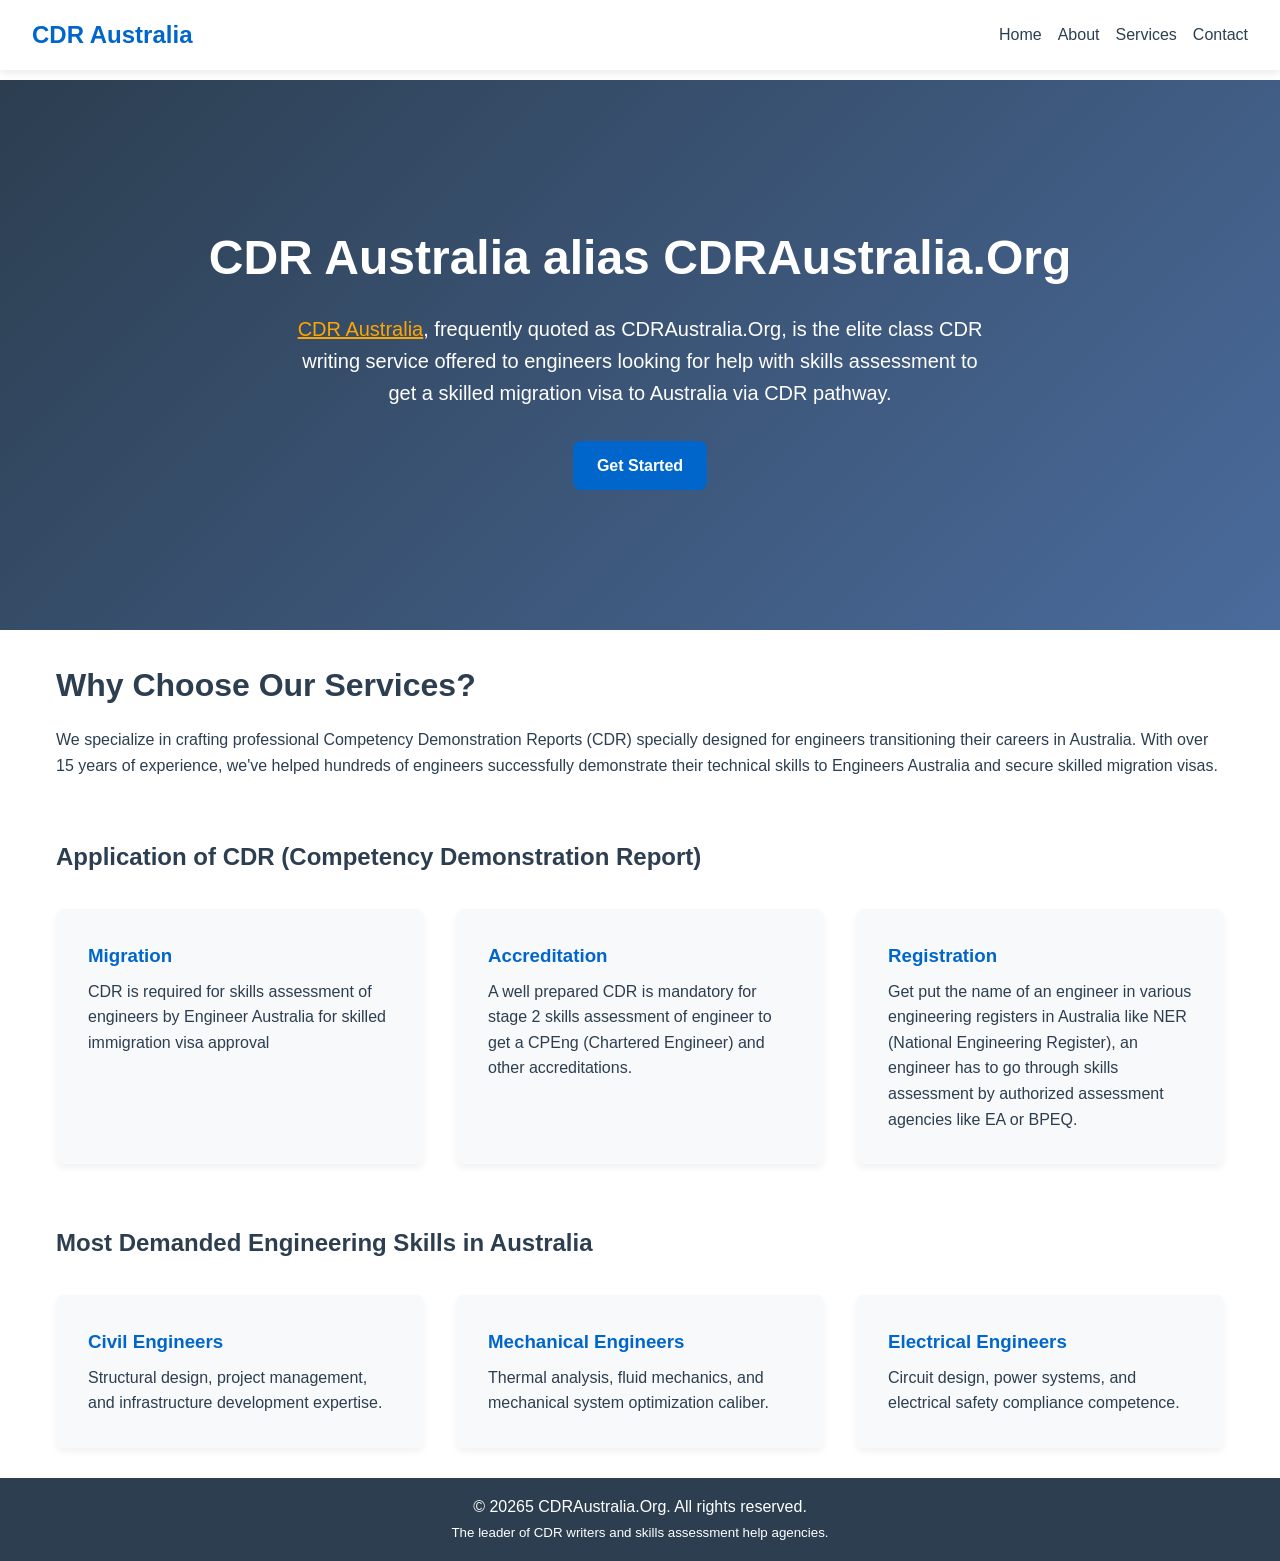
<file: index.html>
<!DOCTYPE html>
<html lang="en">
<head>
    <meta charset="UTF-8">
    <meta name="viewport" content="width=device-width, initial-scale=1.0">
    <title>CDR Australia alias CDRAustralia.Org - CDR Writing Service</title>
    <meta name="description" content="CDR Australia, frequently quoted as CDRAustralia.Org, is the elite class CDR writing service offered to engineers looking for help with skills assessment to get a skilled migration visa to Australia via CDR pathway.">
    <link rel="stylesheet" href="style.css">
    <link rel="canonical" href="https://cdraustralia.appwrite.network/">
    <link rel="icon" href="favicon.ico">
</head>
<body>
    <header>
        <nav>
            <a href="." class="logo">CDR Australia</a>
            <button id="menuToggle" aria-label="Toggle menu"><svg width="30" height="30" viewBox="0 0 30 30" fill="none" stroke="currentColor" stroke-width="2.5"><line x1="5" y1="7" x2="25" y2="7" /><line x1="5" y1="15" x2="25" y2="15" /><line x1="5" y1="23" x2="25" y2="23" /></svg></button>
            <ul class="nav-links">
                <li><a href=".">Home</a></li>
                <li><a href="about.html">About</a></li>
                <li><a href="services.html">Services</a></li>
                <li><a href="contact.html">Contact</a></li>
            </ul>
        </nav>
    </header>

    <main>
        <section id="hero" class="hero">
            <h1>CDR Australia alias CDRAustralia.Org</h1>
            <p><a href="https://cdraustralia.org/" style="color: orange;">CDR Australia</a>, frequently quoted as CDRAustralia.Org, is the elite class CDR writing service offered to engineers looking for help with skills assessment to get a skilled migration visa to Australia via CDR pathway.</p>
            <a href="https://wa.me/61291917405?text=Hi%20there!!" class="btn btn-primary">Get Started</a>
        </section>

        <section id="intro">
            <div class="container">
                <h2>Why Choose Our Services?</h2>
                <p>We specialize in crafting professional Competency Demonstration Reports (CDR) specially designed for engineers transitioning their careers in Australia. With over 15 years of experience, we've helped hundreds of engineers successfully demonstrate their technical skills to Engineers Australia and secure skilled migration visas.</p>
            </div>
        </section>
        <section id="services-preview">
            <div class="container">
                <h2>Application of CDR (Competency Demonstration Report)</h2>
                <div class="cards">
                    <article class="card">
                        <h3>Migration</h3>
                        <p>CDR is required for skills assessment of engineers by Engineer Australia for skilled immigration visa approval</p>
                    </article>
                    <article class="card">
                        <h3>Accreditation</h3>
                        <p>A well prepared CDR is mandatory for stage 2 skills assessment of engineer to get a CPEng (Chartered Engineer) and other accreditations.</p>
                    </article>
                    <article class="card">
                        <h3>Registration</h3>
                        <p>Get put the name of an engineer in various engineering registers in Australia like NER (National Engineering Register), an engineer has to go through skills assessment by authorized assessment agencies like EA or BPEQ.</p>
                    </article>
                </div>
            </div>
        </section>
        <section id="services-preview">
            <div class="container">
                <h2>Most Demanded Engineering Skills in Australia</h2>
                <div class="cards">
                    <article class="card">
                        <h3>Civil Engineers</h3>
                        <p>Structural design, project management, and infrastructure development expertise.</p>
                    </article>
                    <article class="card">
                        <h3>Mechanical Engineers</h3>
                        <p>Thermal analysis, fluid mechanics, and mechanical system optimization caliber.</p>
                    </article>
                    <article class="card">
                        <h3>Electrical Engineers</h3>
                        <p>Circuit design, power systems, and electrical safety compliance competence.</p>
                    </article>
                </div>
            </div>
        </section>

        <footer>
            <p>&copy; 20265 CDRAustralia.Org. All rights reserved.</p>
            <p><small>The leader of CDR writers and skills assessment help agencies.</small></p>
        </footer>
    </main>

    <script src="script.js"></script>
</body>
</html>
</file>
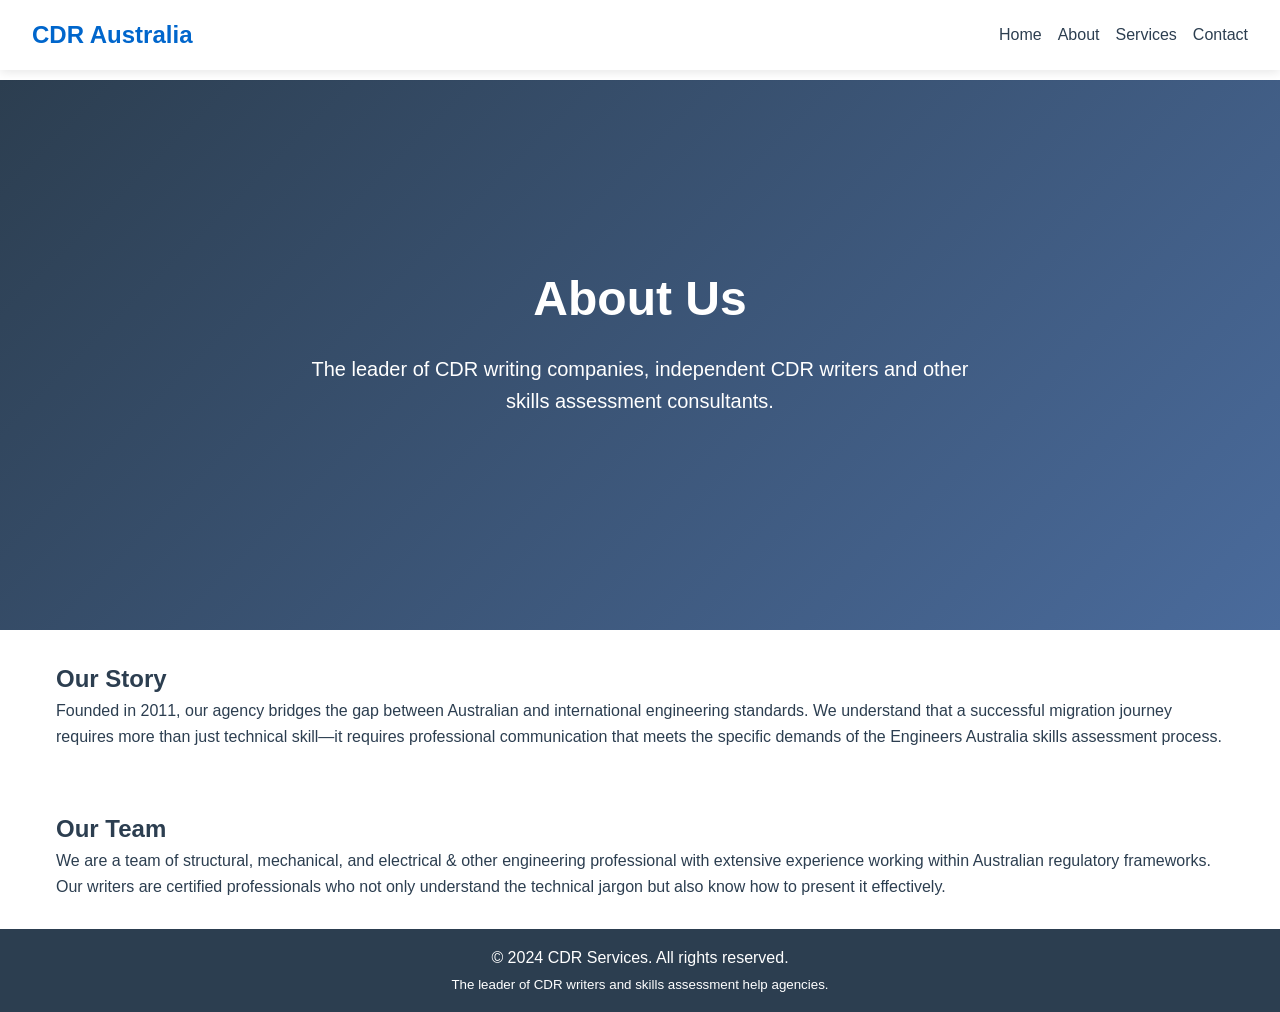
<file: about.html>
<!DOCTYPE html>
<html lang="en">
<head>
    <meta charset="UTF-8">
    <meta name="viewport" content="width=device-width, initial-scale=1.0">
    <title>About - CDR Australia alias CDRAustralia.Org</title>
    <meta name="description" content="">
    <link rel="stylesheet" href="style.css">
    <link rel="canonical" href="https://cdraustralia.appwrite.network/about.html">
    <link rel="icon" href="favicon.ico">
</head>
<body>
    <header>
        <nav>
            <a href="." class="logo">CDR Australia</a>
            <button id="menuToggle" aria-label="Toggle menu"><svg width="30" height="30" viewBox="0 0 30 30" fill="none" stroke="currentColor" stroke-width="2.5"><line x1="5" y1="7" x2="25" y2="7" /><line x1="5" y1="15" x2="25" y2="15" /><line x1="5" y1="23" x2="25" y2="23" /></svg></button>
            <ul class="nav-links">
                <li><a href=".">Home</a></li>
                <li><a href="about.html">About</a></li>
                <li><a href="services.html">Services</a></li>
                <li><a href="contact.html">Contact</a></li>
            </ul>
        </nav>
    </header>

    <main>
        <section id="hero" class="hero">
            <h1>About Us</h1>
            <p>The leader of CDR writing companies, independent CDR writers and other skills assessment consultants.</p>
        </section>

        <section id="our-story">
            <div class="container">
                <h2>Our Story</h2>
                <p>Founded in 2011, our agency bridges the gap between Australian and international engineering standards. We understand that a successful migration journey requires more than just technical skill—it requires professional communication that meets the specific demands of the Engineers Australia skills assessment process.</p>
            </div>
        </section>

        <section id="team">
            <div class="container">
                <h2>Our Team</h2>
                <p>We are a team of structural, mechanical, and electrical & other engineering professional with extensive experience working within Australian regulatory frameworks. Our writers are certified professionals who not only understand the technical jargon but also know how to present it effectively.</p>
            </div>
        </section>

        <footer>
            <p>&copy; 2024 CDR Services. All rights reserved.</p>
            <p><small>The leader of CDR writers and skills assessment help agencies.</small></p>
        </footer>
    </main>

    <script src="script.js"></script>
</body>
</html>
</file>
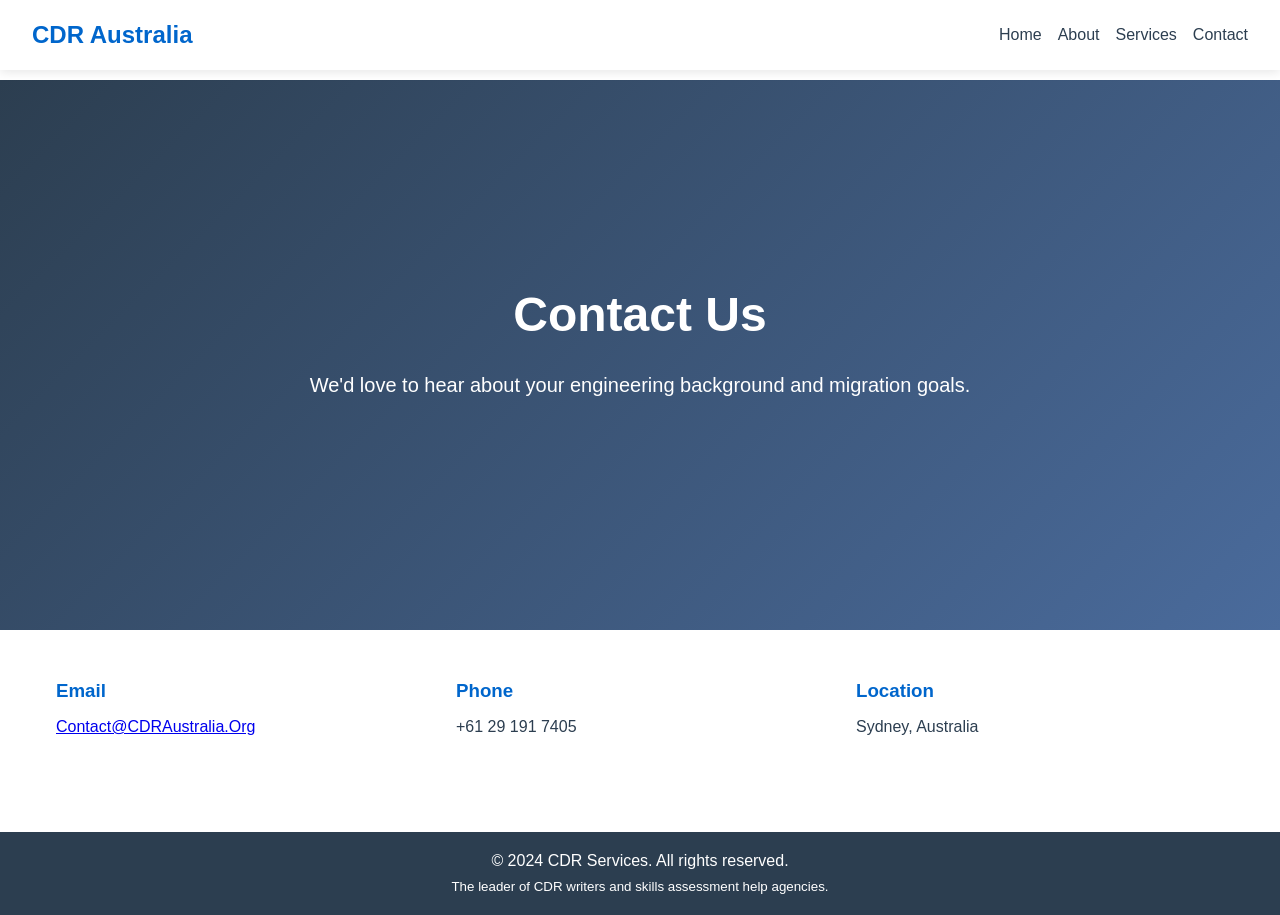
<file: contact.html>
<!DOCTYPE html>
<html lang="en">
<head>
    <meta charset="UTF-8">
    <meta name="viewport" content="width=device-width, initial-scale=1.0">
    <title>Contact - CDR Australia alias CDRAustralia.Org</title>
    <meta name="description" content="">
    <link rel="stylesheet" href="style.css">
    <link rel="canonical" href="https://cdraustralia.appwrite.network/contact.html">
    <link rel="icon" href="favicon.ico">
</head>
<body>
    <header>
        <nav>
            <a href="." class="logo">CDR Australia</a>
            <button id="menuToggle" aria-label="Toggle menu"><svg width="30" height="30" viewBox="0 0 30 30" fill="none" stroke="currentColor" stroke-width="2.5"><line x1="5" y1="7" x2="25" y2="7" /><line x1="5" y1="15" x2="25" y2="15" /><line x1="5" y1="23" x2="25" y2="23" /></svg></button>
            <ul class="nav-links">
                <li><a href=".">Home</a></li>
                <li><a href="about.html">About</a></li>
                <li><a href="services.html">Services</a></li>
                <li><a href="contact.html">Contact</a></li>
            </ul>
        </nav>
    </header>

    <main>
        <section id="hero" class="hero">
            <h1>Contact Us</h1>
            <p>We'd love to hear about your engineering background and migration goals.</p>
        </section>

        <section id="contact-info">
            <div class="container">
                <div class="contact-grid">
                    <div class="contact-card">
                        <h3>Email</h3>
                        <a href="mailto:contact@cdraustralia.org">Contact@CDRAustralia.Org</a>
                    </div>
                    <div class="contact-card">
                        <h3>Phone</h3>
                        <p>+61 29 191 7405</p>
                    </div>
                    <div class="contact-card">
                        <h3>Location</h3>
                        <p>Sydney, Australia</p>
                    </div>
                </div>
            </div>
        </section>

        <section id="contact-form-container">
            <div class="container">
                <script src="https://www.emailmeform.com/builder/forms/jsform/3SOp01XrtfQ5CUbvaks9H" type="text/javascript"></script>
                <form id="contactForm" action="#" method="POST"  style="display: none;">
                    <div class="form-group">
                        <label for="name">Full Name</label>
                        <input type="text" id="name" name="name" required placeholder="John Doe">
                    </div>
                    
                    <div class="form-group">
                        <label for="email">Email Address</label>
                        <input type="email" id="email" name="email" required placeholder="john@example.com">
                    </div>
                    
                    <div class="form-group">
                        <label for="engineering-discipline">Engineering Discipline</label>
                        <select id="engineering-discipline" name="discipline" required>
                            <option value="">Select your discipline</option>
                            <option value="civil">Civil Engineering</option>
                            <option value="mechanical">Mechanical Engineering</option>
                            <option value="electrical">Electrical Engineering</option>
                        </select>
                    </div>
                    
                    <div class="form-group">
                        <label for="message">Message</label>
                        <textarea id="message" name="message" rows="5" required placeholder="Tell us about your project and goals..."></textarea>
                    </div>
                    
                    <button type="submit" class="btn btn-primary">Send Message</button>
                </form>
            </div>
        </section>

        <footer>
            <p>&copy; 2024 CDR Services. All rights reserved.</p>
            <p><small>The leader of CDR writers and skills assessment help agencies.</small></p>
        </footer>
    </main>

    <script src="script.js"></script>
</body>
</html>
</file>
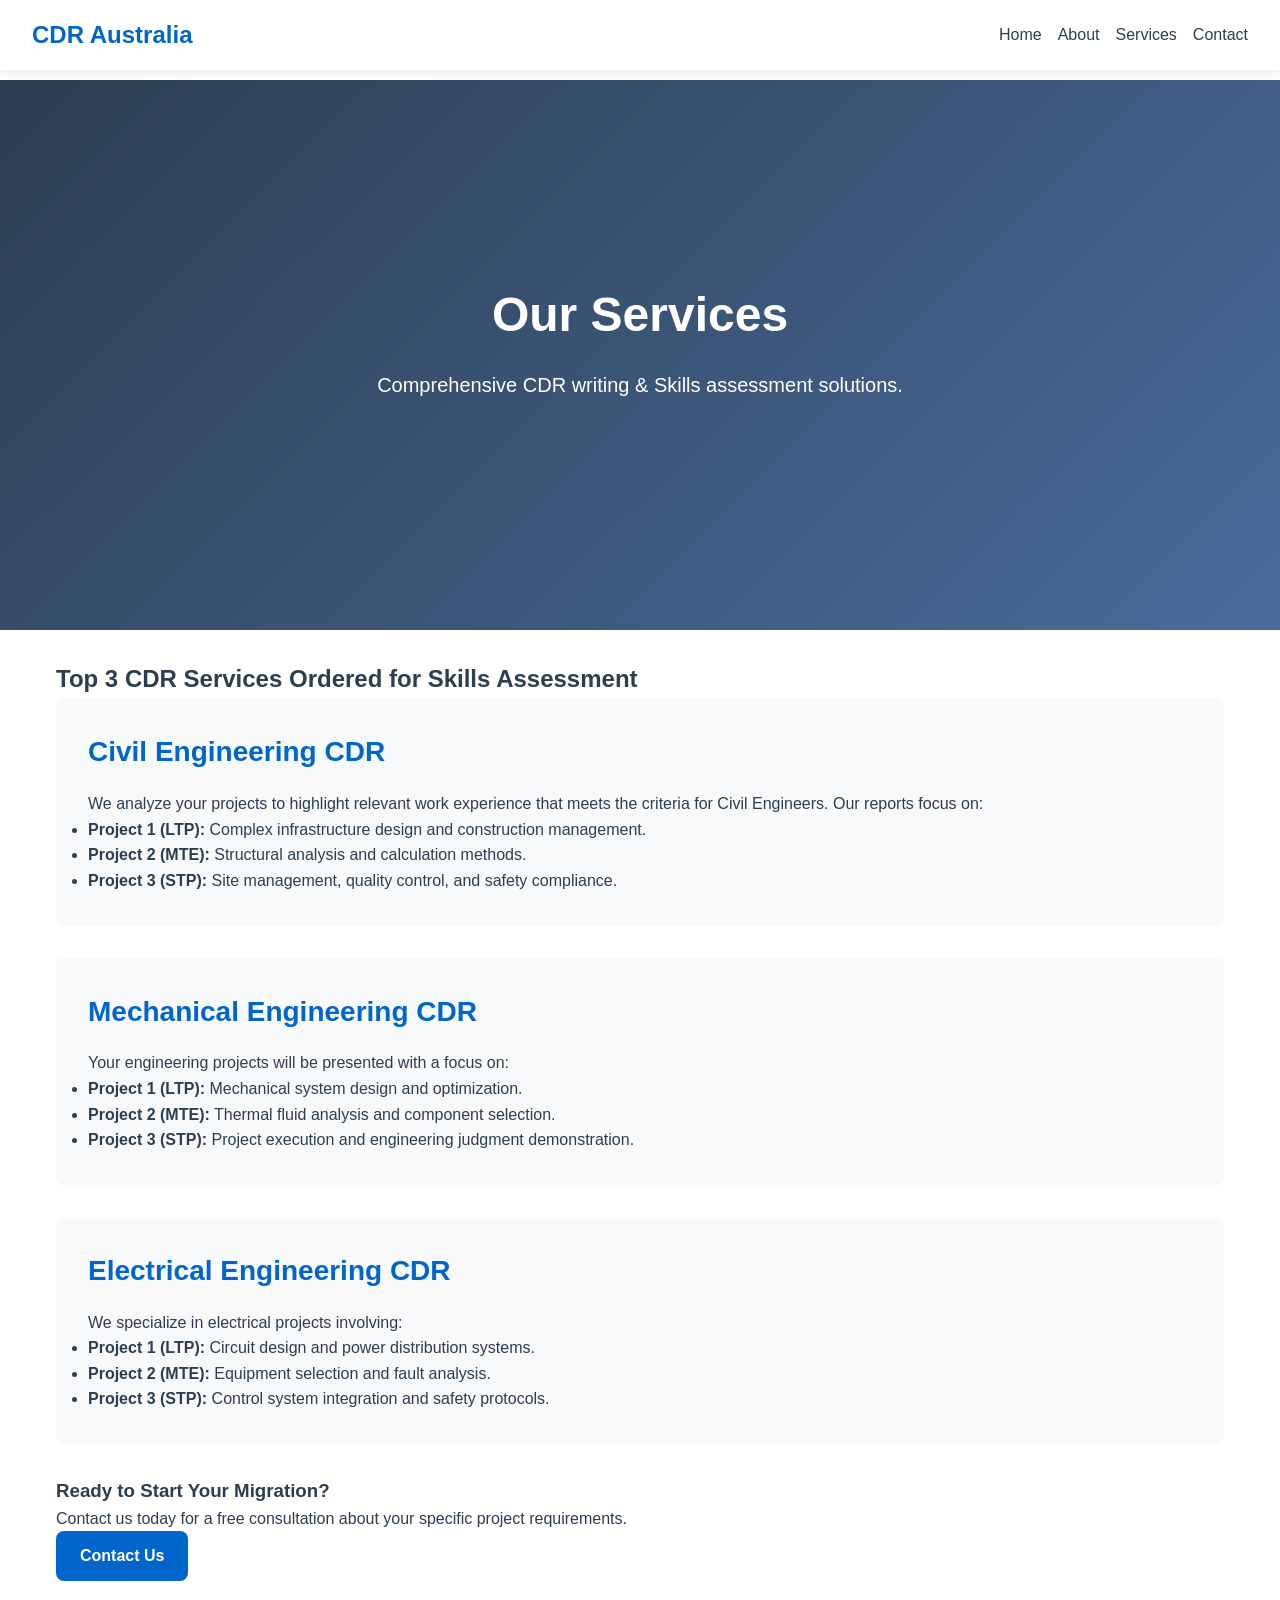
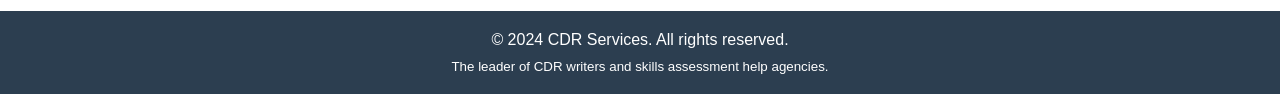
<file: services.html>
<!DOCTYPE html>
<html lang="en">
<head>
    <meta charset="UTF-8">
    <meta name="viewport" content="width=device-width, initial-scale=1.0">
    <title>Services - CDR Australia alias CDRAustralia.Org</title>
    <meta name="description" content="">
    <link rel="stylesheet" href="style.css">
    <link rel="canonical" href="https://cdraustralia.appwrite.network/services.html">
    <link rel="icon" href="favicon.ico">
</head>
<body>
    <header>
        <nav>
            <a href="." class="logo">CDR Australia</a>
            <button id="menuToggle" aria-label="Toggle menu"><svg width="30" height="30" viewBox="0 0 30 30" fill="none" stroke="currentColor" stroke-width="2.5"><line x1="5" y1="7" x2="25" y2="7" /><line x1="5" y1="15" x2="25" y2="15" /><line x1="5" y1="23" x2="25" y2="23" /></svg></button>
            <ul class="nav-links">
                <li><a href=".">Home</a></li>
                <li><a href="about.html">About</a></li>
                <li><a href="services.html">Services</a></li>
                <li><a href="contact.html">Contact</a></li>
            </ul>
        </nav>
    </header>

    <main>
        <section id="hero" class="hero">
            <h1>Our Services</h1>
            <p>Comprehensive CDR writing & Skills assessment solutions.</p>
        </section>

        <section id="detailed-services">
            <div class="container">
                <h2>Top 3 CDR Services Ordered for Skills Assessment</h2>
                
                <section class="service-section">
                    <h3>Civil Engineering CDR</h3>
                    <p>We analyze your projects to highlight relevant work experience that meets the criteria for Civil Engineers. Our reports focus on:</p>
                    <ul>
                        <li><strong>Project 1 (LTP):</strong> Complex infrastructure design and construction management.</li>
                        <li><strong>Project 2 (MTE):</strong> Structural analysis and calculation methods.</li>
                        <li><strong>Project 3 (STP):</strong> Site management, quality control, and safety compliance.</li>
                    </ul>
                </section>

                <section class="service-section">
                    <h3>Mechanical Engineering CDR</h3>
                    <p>Your engineering projects will be presented with a focus on:</p>
                    <ul>
                        <li><strong>Project 1 (LTP):</strong> Mechanical system design and optimization.</li>
                        <li><strong>Project 2 (MTE):</strong> Thermal fluid analysis and component selection.</li>
                        <li><strong>Project 3 (STP):</strong> Project execution and engineering judgment demonstration.</li>
                    </ul>
                </section>

                <section class="service-section">
                    <h3>Electrical Engineering CDR</h3>
                    <p>We specialize in electrical projects involving:</p>
                    <ul>
                        <li><strong>Project 1 (LTP):</strong> Circuit design and power distribution systems.</li>
                        <li><strong>Project 2 (MTE):</strong> Equipment selection and fault analysis.</li>
                        <li><strong>Project 3 (STP):</strong> Control system integration and safety protocols.</li>
                    </ul>
                </section>

                <div class="cta-box">
                    <h3>Ready to Start Your Migration?</h3>
                    <p>Contact us today for a free consultation about your specific project requirements.</p>
                    <a href="contact.html" class="btn btn-primary">Contact Us</a>
                </div>
            </div>
        </section>

        <footer>
            <p>&copy; 2024 CDR Services. All rights reserved.</p>
            <p><small>The leader of CDR writers and skills assessment help agencies.</small></p>
        </footer>
    </main>

    <script src="script.js"></script>
</body>
</html>
</file>
<file: style.css>
/* ========================================
   Style Definitions
   These styles are designed to match 
   the class names used in HTML files.
   Read HTML files first to align naming.
   ======================================== */

/* Root Variables */
:root {
    --primary-color: #0066cc;
    --secondary-color: #f4a261;
    --text-dark: #2c3e50;
    --text-light: #6c757d;
    --bg-light: #f8f9fa;
    --white: #ffffff;
    --spacing-sm: 0.5rem;
    --spacing-md: 1rem;
    --spacing-lg: 2rem;
    --border-radius: 8px;
}

/* Base Styles */
* {
    margin: 0;
    padding: 0;
    box-sizing: border-box;
}

body {
    font-family: 'Segoe UI', Tahoma, Geneva, Verdana, sans-serif;
    line-height: 1.6;
    color: var(--text-dark);
    background-color: var(--white);
}
section{
        padding: 30px 0;
}

/* Utility Classes */
.container {
    max-width: 1200px;
    margin: 0 auto;
    padding: 0 var(--spacing-md);
}

.section-spacer {
    padding: var(--spacing-lg) 0;
}

/* Header & Navigation */
header {
    background-color: var(--white);
    box-shadow: 0 2px 10px rgba(0,0,0,0.1);
    position: fixed;
    width: 100%;
    top: 0;
    z-index: 1000;
}

nav {
    display: flex;
    justify-content: space-between;
    align-items: center;
    padding: var(--spacing-md) var(--spacing-lg);
}

.logo {
    font-size: 1.5rem;
    font-weight: bold;
    color: var(--primary-color);
    text-decoration: none;
}

.nav-links {
    display: flex;
    gap: var(--spacing-md);
    list-style: none;
}

.nav-links a {
    color: var(--text-dark);
    text-decoration: none;
    font-weight: 500;
    transition: color 0.3s ease;
}

.nav-links a:hover {
    color: var(--primary-color);
}

/* Hero Section */
.hero {
    min-height: calc(70vh - 80px);
    background: linear-gradient(135deg, var(--text-dark), #4a6b9c);
    color: var(--white);
    display: flex;
    flex-direction: column;
    justify-content: center;
    align-items: center;
    text-align: center;
    padding: var(--spacing-lg) 20px;
    margin-top: 80px;
}

.hero h1 {
    font-size: 3rem;
    margin-bottom: var(--spacing-md);
}

.hero p {
    font-size: 1.25rem;
    max-width: 700px;
    margin-bottom: var(--spacing-lg);
}

/* Buttons */
.btn {
    display: inline-block;
    padding: 12px 24px;
    background-color: var(--primary-color);
    color: var(--white);
    text-decoration: none;
    border-radius: var(--border-radius);
    font-weight: bold;
    transition: background-color 0.3s ease;
}

.btn:hover {
    background-color: #0052a3;
}

/* Intro Section */
#intro h2 {
    font-size: 2rem;
    margin-bottom: var(--spacing-md);
}

/* Services Cards */
.cards {
    display: grid;
    grid-template-columns: repeat(auto-fit, minmax(300px, 1fr));
    gap: var(--spacing-lg);
    margin-top: var(--spacing-lg);
}

.card {
    background: var(--bg-light);
    padding: var(--spacing-lg);
    border-radius: var(--border-radius);
    box-shadow: 0 4px 6px rgba(0,0,0,0.05);
}

.card h3 {
    color: var(--primary-color);
    margin-bottom: var(--spacing-sm);
}

/* Service Details Section */
.service-section {
    background-color: var(--bg-light);
    padding: var(--spacing-lg);
    border-radius: var(--border-radius);
    margin-bottom: var(--spacing-lg);
}

.service-section h3 {
    font-size: 1.75rem;
    margin-bottom: var(--spacing-md);
    color: var(--primary-color);
}

/* Contact Info */
.contact-grid {
    display: grid;
    grid-template-columns: repeat(auto-fit, minmax(250px, 1fr));
    gap: var(--spacing-lg);
    margin-top: var(--spacing-md);
}

.contact-card h3 {
    color: var(--primary-color);
    margin-bottom: var(--spacing-sm);
}

/* Contact Form */
#contact-form-container {
    max-width: 800px;
    margin: 0 auto;
    padding-top: var(--spacing-lg);
}

.form-group {
    margin-bottom: var(--spacing-md);
}

.form-group label {
    display: block;
    margin-bottom: var(--spacing-sm);
    font-weight: 500;
}

.form-group input,
.form-group select,
.form-group textarea {
    width: 100%;
    padding: 12px;
    border: 1px solid #ddd;
    border-radius: var(--border-radius);
    font-size: 1rem;
}

.form-group input:focus,
.form-group select:focus,
.form-group textarea:focus {
    outline: none;
    border-color: var(--primary-color);
    box-shadow: 0 0 0 2px rgba(0, 102, 204, 0.2);
}

/* Footer */
footer {
    background-color: var(--text-dark);
    color: var(--white);
    text-align: center;
    padding: var(--spacing-md) 0;
    margin-top: auto;
}

/* Mobile Menu Toggle */
#menuToggle {
    display: none;
    background: none;
    border: none;
    font-size: 1.5rem;
    cursor: pointer;
}

/* ========================================
   Responsive Styles
   ======================================== */

@media (max-width: 768px) {
    /* Hero adjustments */
    .hero h1 {
        font-size: 2rem;
    }
    
    .hero p {
        font-size: 1rem;
    }
    
    /* Navigation adjustment */
    #menuToggle {
        display: block;
    }
    
    .nav-links {
        display: none;
        position: absolute;
        top: 100%;
        left: 0;
        right: 0;
        background-color: var(--white);
        flex-direction: column;
        text-align: left;
        padding: 5px 20px;
        box-shadow: 0 4px 6px rgba(0,0,0,0.1);
    }
    
    .nav-links.active {
        display: flex;
    }
    
    /* Form adjustments */
    .form-group input,
    .form-group select,
    .form-group textarea {
        font-size: 1rem;
    }
}
</file>
